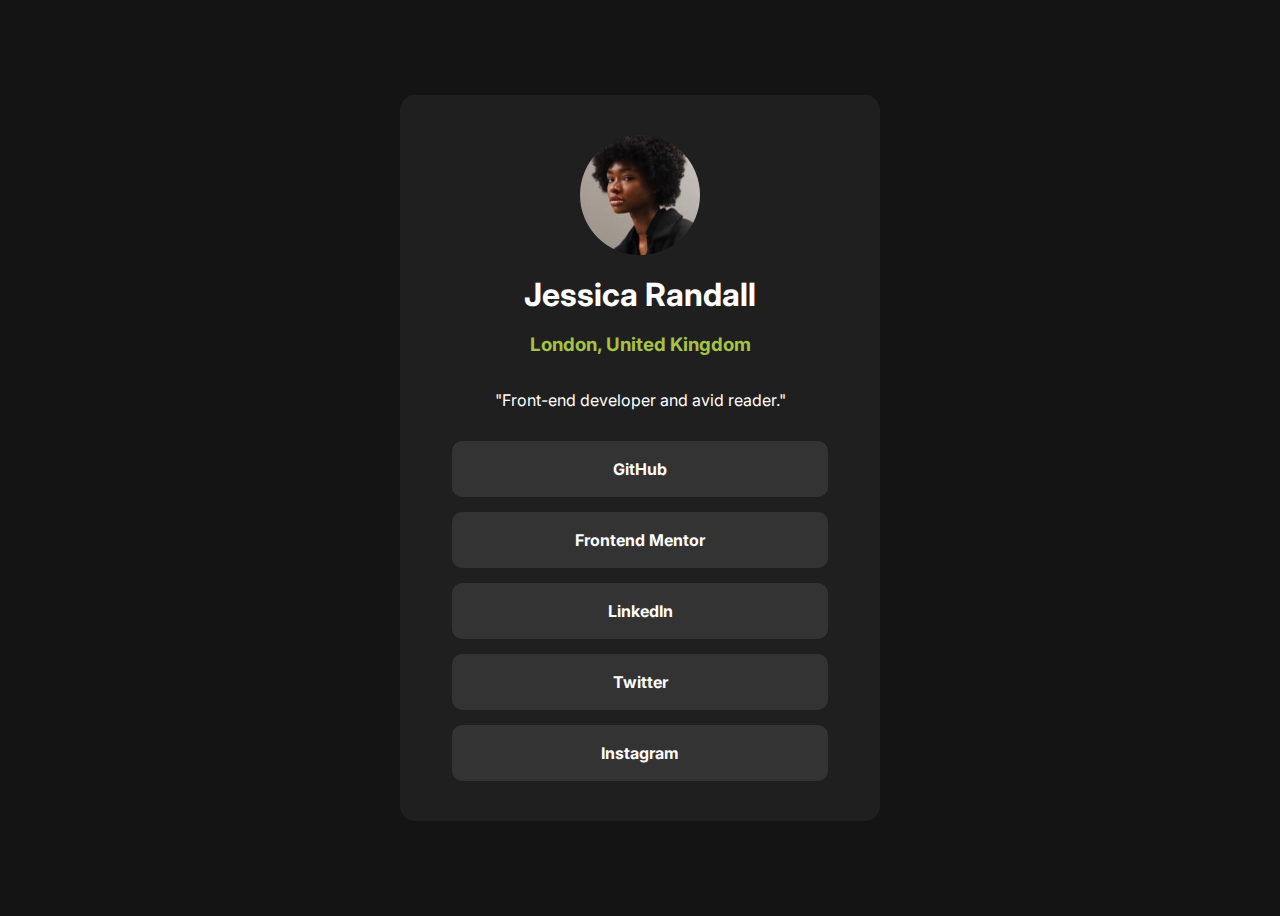
<file: card01/index.html>
<!DOCTYPE html>
<html lang="en">
  <head>
    <meta charset="UTF-8" />
    <meta name="viewport" content="width=device-width, initial-scale=1.0" />
    <link rel="stylesheet" href="styles.css">
    <link href="https://fonts.googleapis.com/css2?family=Inter:wght@400;600;700&display=swap" rel="stylesheet">

    <title>Card01</title>
  </head>
  <body>
    <div class="card">
      <div class="card__profile">
        <img
          src="./assets/avatar-jessica.jpeg"
          alt="Jessica Randall"
          class="card__profile-image"
        />
        <h1 class="card__name">Jessica Randall</h1>
        <h3 class="card__location">London, United Kingdom</h3>
        <p class="card__bio">"Front-end developer and avid reader."</p>
      </div>
      <div class="card__links">
        <a href="#" class="card__link">GitHub</a>
        <a href="#" class="card__link">Frontend Mentor</a>
        <a href="#" class="card__link">LinkedIn</a>
        <a href="#" class="card__link">Twitter</a>
        <a href="#" class="card__link">Instagram</a>
      </div>
    </div>
  </body>
</html>
</file>
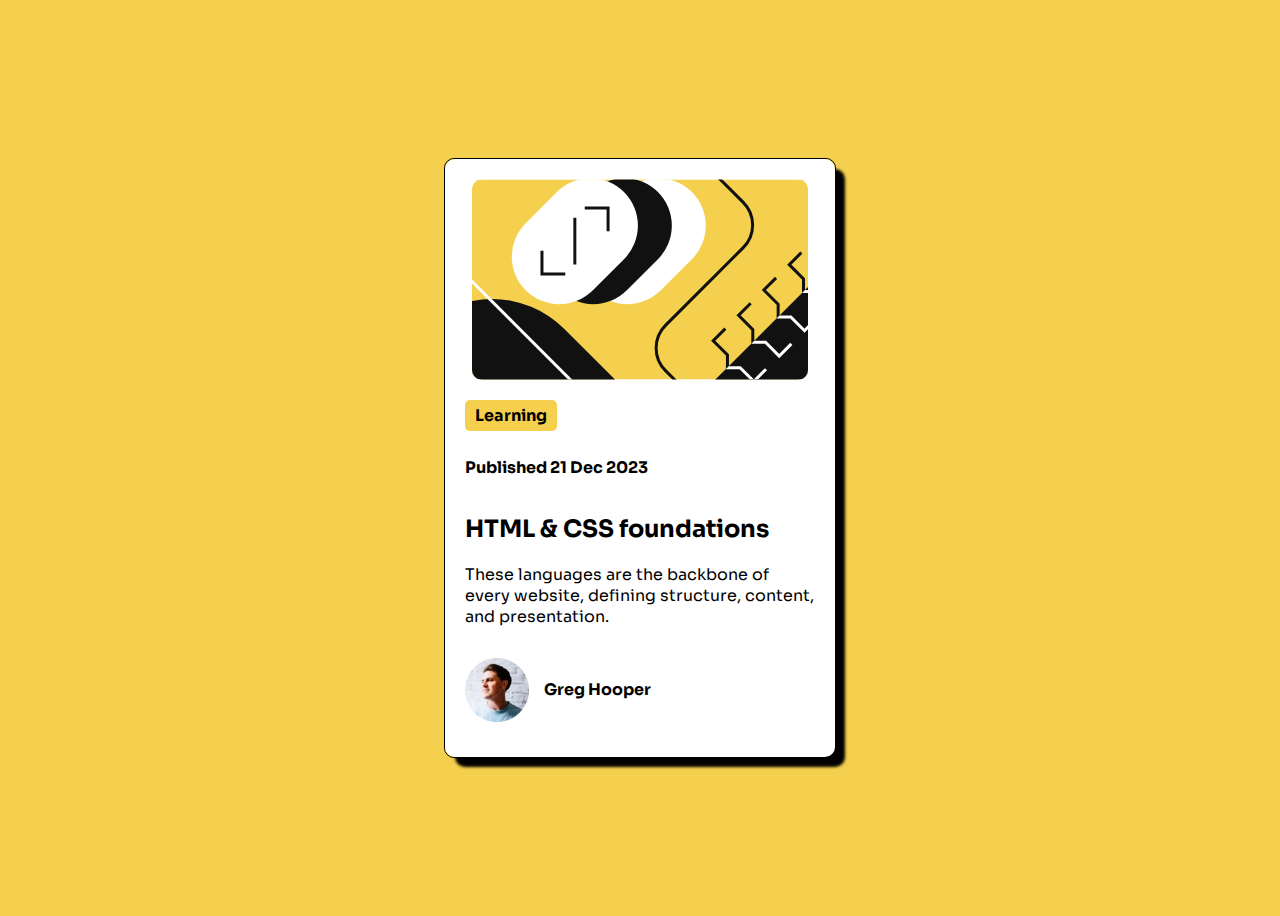
<file: card02/index.html>
<!DOCTYPE html>
<html lang="en">
<head>
    <meta charset="UTF-8">
    <meta name="viewport" content="width=device-width, initial-scale=1.0">
    <link rel="stylesheet" href="styles.css">
    <link href="https://fonts.googleapis.com/css2?family=Sora:wght@400;600;700&display=swap" rel="stylesheet">
    <title>Card 02</title>
</head>
<body>
    <div class="card__wrapper">
     <div class="card">
    <div class="card__image">
      <img src="./assets/illustration-article.svg" alt="Learning Illustration" class="card__image-content">
    </div>
    <div class="card__content">
      <div class="card__tag">Learning</div>
      <p class="card__meta">Published 21 Dec 2023</p>
      <h2 class="card__title">HTML & CSS foundations</h2>
      <p class="card__description">
        These languages are the backbone of every website, defining structure, content, and presentation.
      </p>
      <div class="card__author">
        <img src="./assets/image-avatar.webp" alt="Greg Hooper" class="card__author-image">
        <span class="card__author-name">Greg Hooper</span>
      </div>
    </div>
  </div>
  </div>
</body>
</html>
</file>
<file: card01/styles.css>
body {
    display: flex;
    justify-content: center;
    align-items: center;
    height: 100vh;
    background-color: #141414;
    color: white;
    font-family: 'Inter', sans-serif;
}

.card {
    display: flex;
    flex-direction: column;
    align-items: center;
    background-color: #1f1f1f;
    padding: 40px;
    border-radius: 15px;
    width: 400px;
}

.card__profile {
    display: flex;
    flex-direction: column;
    align-items: center;
    margin-bottom: 15px;
}

.card__profile img {
    width: 120px;
    height: 120px;
    border-radius: 50%;
    margin-bottom: 20px;
}

.card__profile h1 {
    margin: 0;
}

.card__location {
    color: #a5c344;
}

.card__links {
    display: flex;
    flex-direction: column;
    align-items: center;
    gap: 15px;
    width: 100%;
}

.card__links a {
    background-color: #333333;
    color: white;
    padding: 18px;
    border-radius: 10px;
    text-align: center;
    text-decoration: none;
    width: 85%;
    font-weight: bold;
}
</file>
<file: card02/styles.css>
body {
  display: flex;
  justify-content: center;
  align-items: center;
  height: 100vh;
  background-color: #f5d04e;
  font-family: "Sora", sans-serif;
}

.card__wrapper {
  border: 1px solid black;
  border-radius: 10px;
}

.card {
  display: flex;
  flex-direction: column;
  justify-content: center;
  align-items: center;
  background-color: white;
  width: 380px;
  border-radius: 10px;
  padding: 20px 5px 20px 5px;
  -webkit-box-shadow: 10px 10px 3px 0px rgba(0, 0, 0, 1);
  -moz-box-shadow: 10px 10px 3px 0px rgba(0, 0, 0, 1);
  box-shadow: 10px 10px 3px 0px rgba(0, 0, 0, 1);
}

.card__image img {
  border-radius: 10px;
}

.card__content {
  display: flex;
  flex-direction: column;
  justify-content: center;
  align-items: start;
  padding: 15px;
}


.card__content .card__tag {
  background-color: #f5d04e;
  color: black;
  font-weight: bold;
  padding: 5px 10px;
  border-radius: 5px;
  margin-bottom: 10px;
}

.card__content .card__meta {
    font-weight: bold;
}

.card__content .card__description {
    margin-top: 0;
    margin-bottom: 30px;
}

.card__author {
    display: flex;
    align-items: center;
    margin-top: auto;
    gap: 15px;
}

.card__author .card__author-name {
    font-weight: bold;
}
</file>
